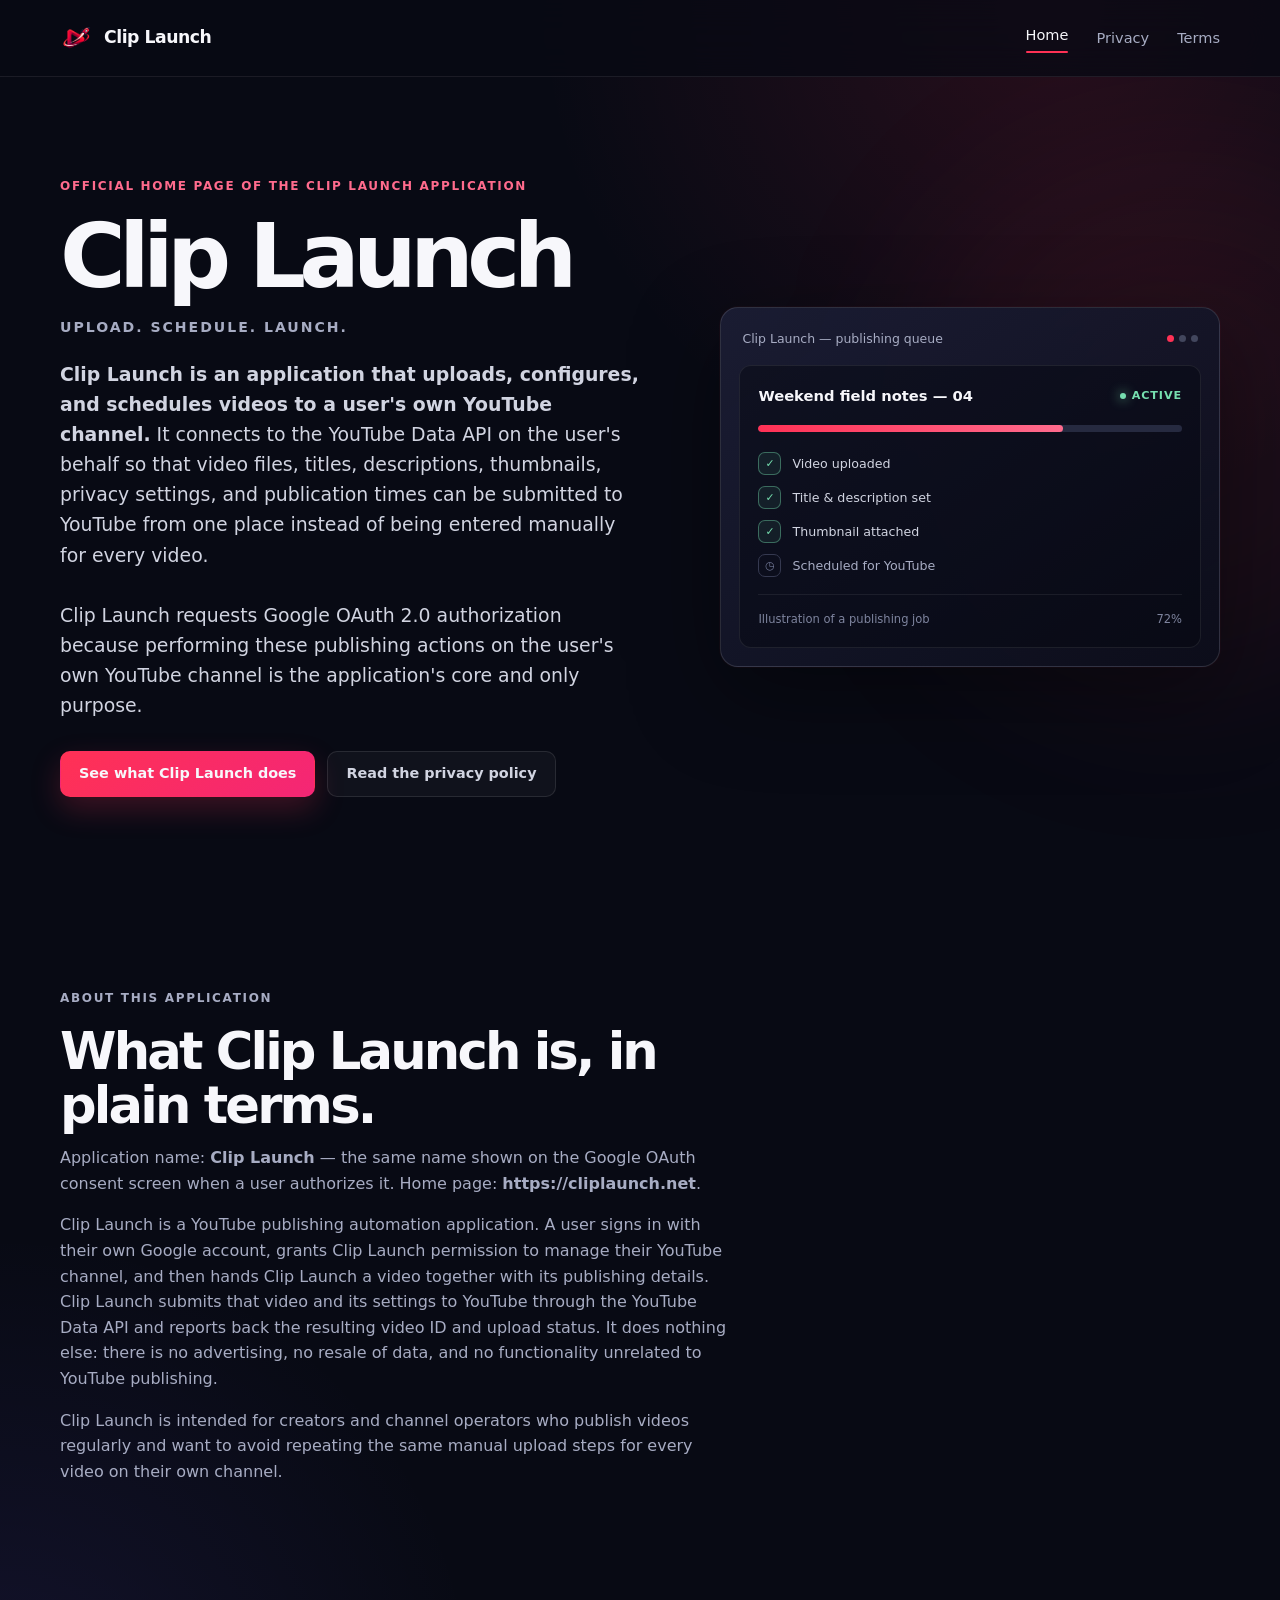
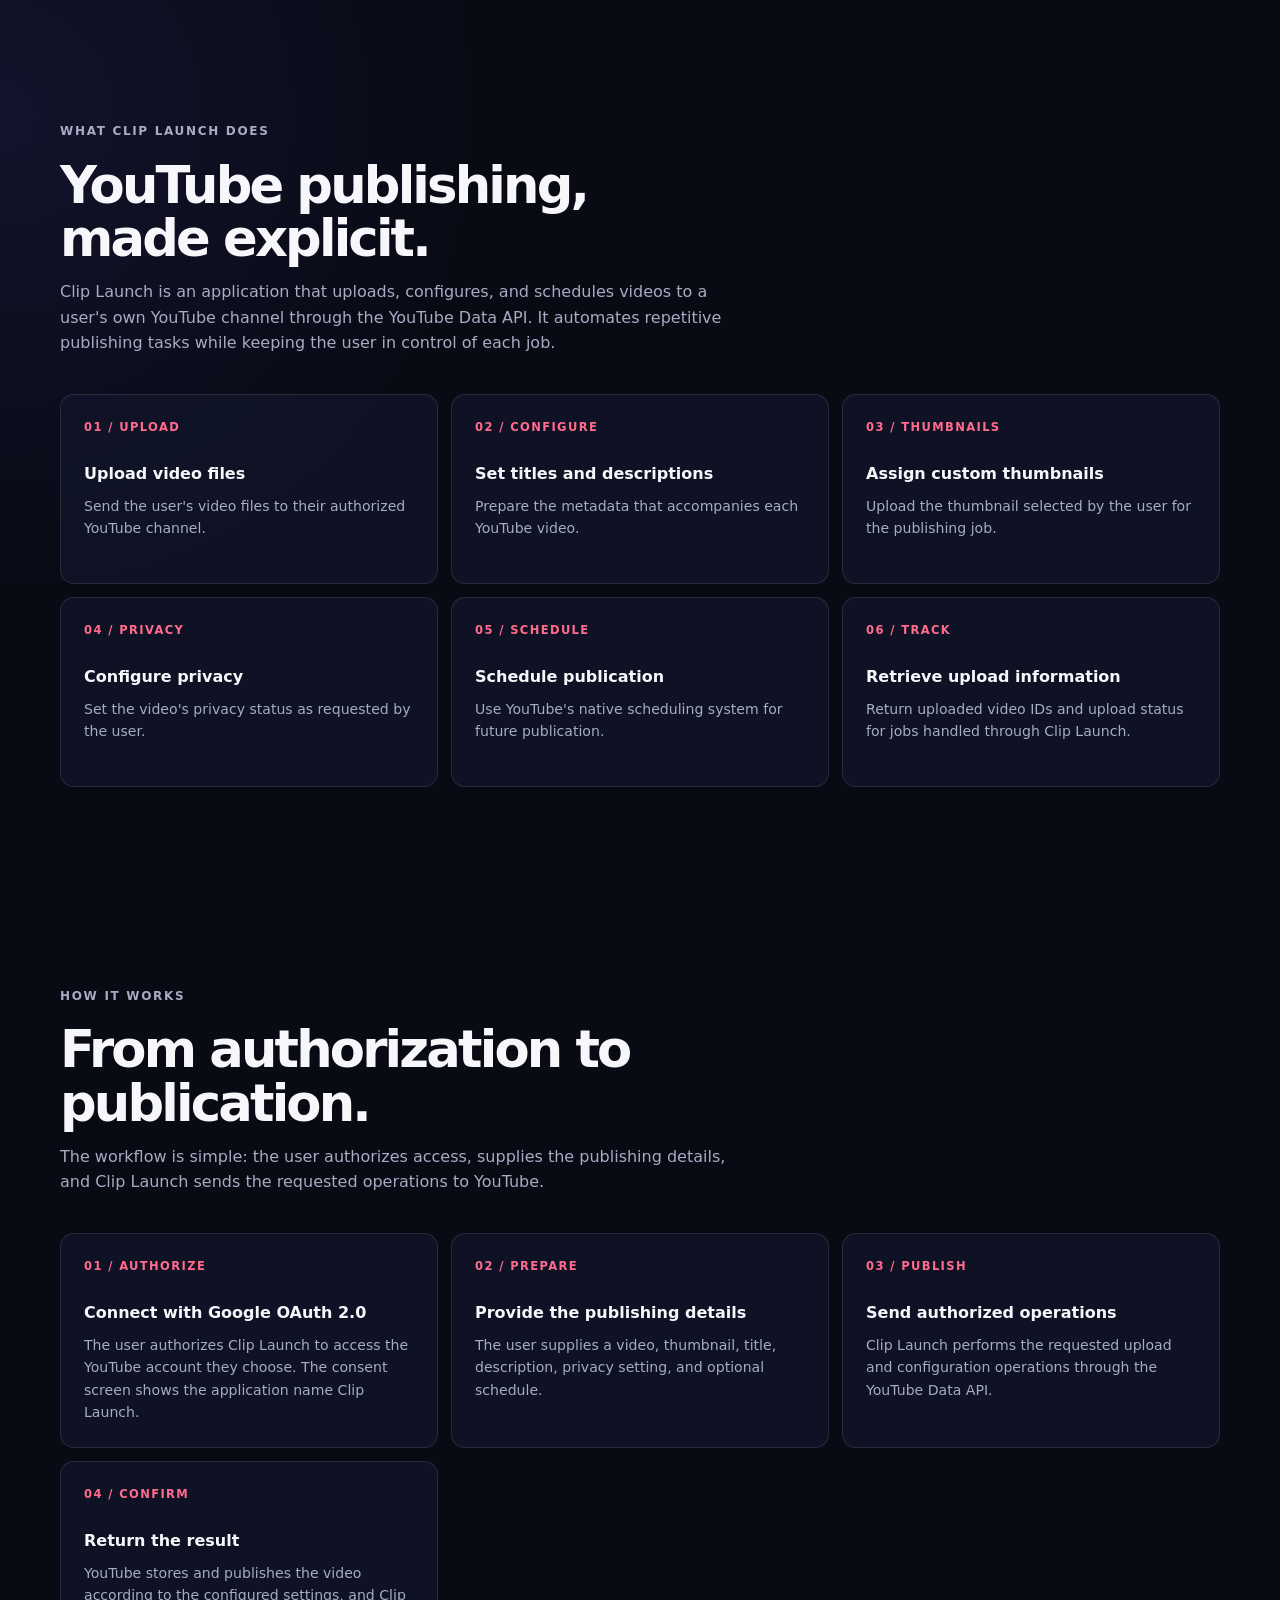
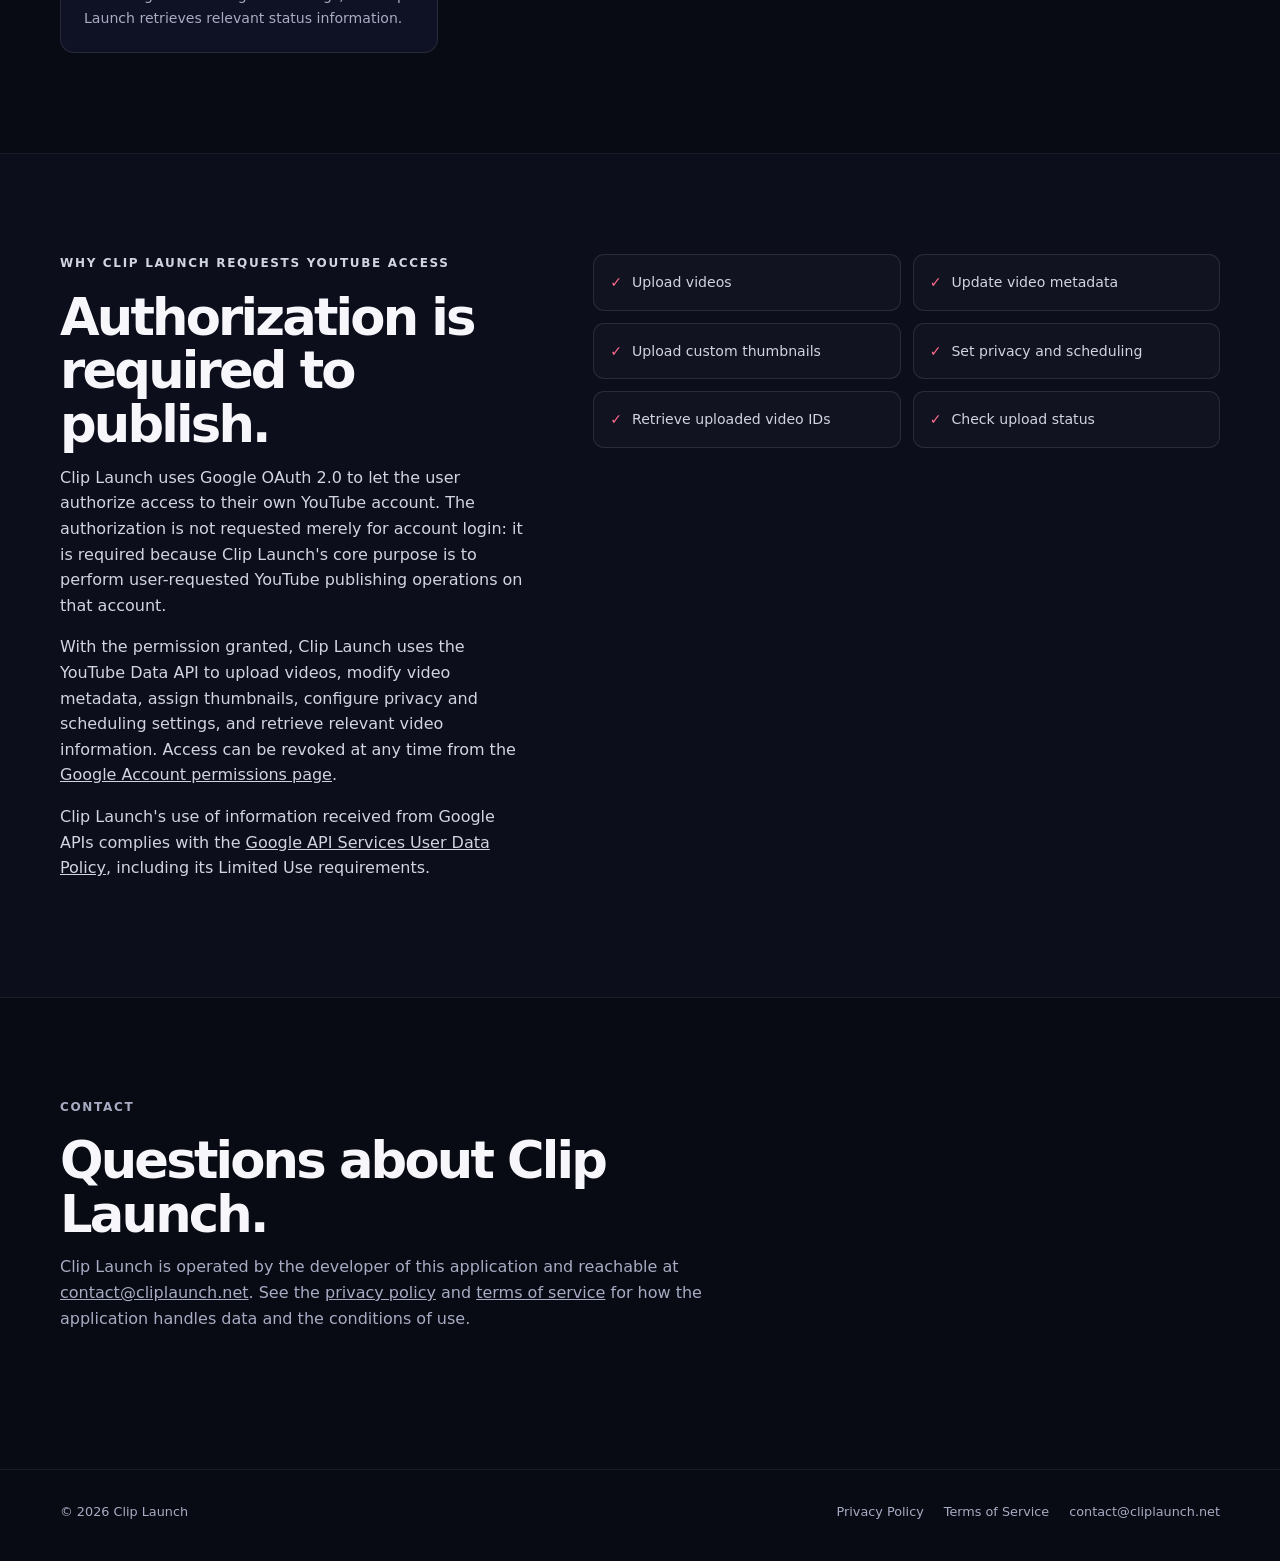
<file: index.html>
<!doctype html>
<html lang="en">
<head>
  <meta charset="utf-8">
  <meta name="viewport" content="width=device-width, initial-scale=1">
  <title>Clip Launch</title>
  <meta name="application-name" content="Clip Launch">
  <meta name="description" content="Clip Launch is an application that uploads, configures, and schedules videos to a user's own YouTube channel through the YouTube Data API, using Google OAuth 2.0 for authorization.">
  <meta name="theme-color" content="#080a14">
  <meta property="og:type" content="website">
  <meta property="og:site_name" content="Clip Launch">
  <meta property="og:title" content="Clip Launch">
  <meta property="og:description" content="Clip Launch is an application that uploads, configures, and schedules videos to a user's own YouTube channel through the YouTube Data API.">
  <meta property="og:url" content="https://cliplaunch.net/">
  <meta property="og:image" content="https://cliplaunch.net/assets/cliplaunch-logo.png">
  <meta name="twitter:card" content="summary">
  <meta name="twitter:title" content="Clip Launch">
  <meta name="twitter:description" content="Clip Launch is an application that uploads, configures, and schedules videos to a user's own YouTube channel through the YouTube Data API.">
  <link rel="canonical" href="https://cliplaunch.net/">
  <link rel="icon" href="/assets/cliplaunch-logo.png" type="image/png">
  <link rel="stylesheet" href="/assets/styles.css">
  <script type="application/ld+json">
  {
    "@context": "https://schema.org",
    "@type": "SoftwareApplication",
    "name": "Clip Launch",
    "url": "https://cliplaunch.net/",
    "applicationCategory": "MultimediaApplication",
    "operatingSystem": "Web",
    "description": "Clip Launch is an application that uploads, configures, and schedules videos to a user's own YouTube channel through the YouTube Data API, using Google OAuth 2.0 for authorization.",
    "privacyPolicy": "https://cliplaunch.net/privacy/",
    "termsOfService": "https://cliplaunch.net/terms/"
  }
  </script>
</head>
<body>
  <a class="skip-link" href="#main">Skip to content</a>
  <header class="site-header">
    <div class="container nav">
      <a class="brand" href="/" aria-label="Clip Launch home"><img src="/assets/cliplaunch-logo.png" alt=""><span>Clip Launch</span></a>
      <nav class="nav-links" aria-label="Main navigation">
        <a href="/" aria-current="page">Home</a>
        <a href="/privacy/">Privacy</a>
        <a href="/terms/">Terms</a>
      </nav>
    </div>
  </header>

  <main id="main">
    <section class="hero">
      <div class="container hero-grid">
        <div>
          <p class="eyebrow">Official home page of the Clip Launch application</p>
          <h1>Clip Launch</h1>
          <p class="hero-tagline">Upload. Schedule. Launch.</p>
          <p class="lede"><strong>Clip Launch is an application that uploads, configures, and schedules videos to a user's own YouTube channel.</strong> It connects to the YouTube Data API on the user's behalf so that video files, titles, descriptions, thumbnails, privacy settings, and publication times can be submitted to YouTube from one place instead of being entered manually for every video.</p>
          <p class="lede">Clip Launch requests Google OAuth 2.0 authorization because performing these publishing actions on the user's own YouTube channel is the application's core and only purpose.</p>
          <div class="hero-actions">
            <a class="button button-primary" href="#what-it-does">See what Clip Launch does</a>
            <a class="button button-secondary" href="/privacy/">Read the privacy policy</a>
          </div>
        </div>
        <div class="workflow-card" aria-label="Illustration of a Clip Launch publishing job">
          <div class="workflow-top"><span>Clip Launch — publishing queue</span><span class="window-dots"><i></i><i></i><i></i></span></div>
          <div class="job-panel">
            <div class="job-title"><span>Weekend field notes — 04</span><span class="live-pill">Active</span></div>
            <div class="progress-track"><div class="progress-bar"></div></div>
            <div class="steps">
              <div class="step is-done"><span class="step-icon">✓</span><span>Video uploaded</span></div>
              <div class="step is-done"><span class="step-icon">✓</span><span>Title &amp; description set</span></div>
              <div class="step is-done"><span class="step-icon">✓</span><span>Thumbnail attached</span></div>
              <div class="step"><span class="step-icon">◷</span><span>Scheduled for YouTube</span></div>
            </div>
            <div class="card-foot"><span>Illustration of a publishing job</span><span>72%</span></div>
          </div>
        </div>
      </div>
    </section>

    <section class="section" id="about">
      <div class="container">
        <div class="section-heading">
          <p class="kicker">About this application</p>
          <h2>What Clip Launch is, in plain terms.</h2>
          <p>Application name: <strong>Clip Launch</strong> — the same name shown on the Google OAuth consent screen when a user authorizes it. Home page: <strong>https://cliplaunch.net</strong>.</p>
          <p>Clip Launch is a YouTube publishing automation application. A user signs in with their own Google account, grants Clip Launch permission to manage their YouTube channel, and then hands Clip Launch a video together with its publishing details. Clip Launch submits that video and its settings to YouTube through the YouTube Data API and reports back the resulting video ID and upload status. It does nothing else: there is no advertising, no resale of data, and no functionality unrelated to YouTube publishing.</p>
          <p>Clip Launch is intended for creators and channel operators who publish videos regularly and want to avoid repeating the same manual upload steps for every video on their own channel.</p>
        </div>
      </div>
    </section>

    <section class="section" id="what-it-does">
      <div class="container">
        <div class="section-heading">
          <p class="kicker">What Clip Launch does</p>
          <h2>YouTube publishing, made explicit.</h2>
          <p>Clip Launch is an application that uploads, configures, and schedules videos to a user's own YouTube channel through the YouTube Data API. It automates repetitive publishing tasks while keeping the user in control of each job.</p>
        </div>
        <div class="feature-grid">
          <article class="feature-card"><div class="feature-number">01 / UPLOAD</div><h3>Upload video files</h3><p>Send the user's video files to their authorized YouTube channel.</p></article>
          <article class="feature-card"><div class="feature-number">02 / CONFIGURE</div><h3>Set titles and descriptions</h3><p>Prepare the metadata that accompanies each YouTube video.</p></article>
          <article class="feature-card"><div class="feature-number">03 / THUMBNAILS</div><h3>Assign custom thumbnails</h3><p>Upload the thumbnail selected by the user for the publishing job.</p></article>
          <article class="feature-card"><div class="feature-number">04 / PRIVACY</div><h3>Configure privacy</h3><p>Set the video's privacy status as requested by the user.</p></article>
          <article class="feature-card"><div class="feature-number">05 / SCHEDULE</div><h3>Schedule publication</h3><p>Use YouTube's native scheduling system for future publication.</p></article>
          <article class="feature-card"><div class="feature-number">06 / TRACK</div><h3>Retrieve upload information</h3><p>Return uploaded video IDs and upload status for jobs handled through Clip Launch.</p></article>
        </div>
      </div>
    </section>

    <section class="section" id="how-it-works">
      <div class="container">
        <div class="section-heading">
          <p class="kicker">How it works</p>
          <h2>From authorization to publication.</h2>
          <p>The workflow is simple: the user authorizes access, supplies the publishing details, and Clip Launch sends the requested operations to YouTube.</p>
        </div>
        <div class="feature-grid">
          <article class="feature-card"><div class="feature-number">01 / AUTHORIZE</div><h3>Connect with Google OAuth 2.0</h3><p>The user authorizes Clip Launch to access the YouTube account they choose. The consent screen shows the application name Clip Launch.</p></article>
          <article class="feature-card"><div class="feature-number">02 / PREPARE</div><h3>Provide the publishing details</h3><p>The user supplies a video, thumbnail, title, description, privacy setting, and optional schedule.</p></article>
          <article class="feature-card"><div class="feature-number">03 / PUBLISH</div><h3>Send authorized operations</h3><p>Clip Launch performs the requested upload and configuration operations through the YouTube Data API.</p></article>
          <article class="feature-card"><div class="feature-number">04 / CONFIRM</div><h3>Return the result</h3><p>YouTube stores and publishes the video according to the configured settings, and Clip Launch retrieves relevant status information.</p></article>
        </div>
      </div>
    </section>

    <section class="section section-tint" id="why-youtube">
      <div class="container api-grid">
        <div class="api-copy">
          <p class="kicker">Why Clip Launch requests YouTube access</p>
          <h2>Authorization is required to publish.</h2>
          <p>Clip Launch uses Google OAuth 2.0 to let the user authorize access to their own YouTube account. The authorization is not requested merely for account login: it is required because Clip Launch's core purpose is to perform user-requested YouTube publishing operations on that account.</p>
          <p>With the permission granted, Clip Launch uses the YouTube Data API to upload videos, modify video metadata, assign thumbnails, configure privacy and scheduling settings, and retrieve relevant video information. Access can be revoked at any time from the <a href="https://myaccount.google.com/permissions" target="_blank" rel="noopener">Google Account permissions page</a>.</p>
          <p>Clip Launch's use of information received from Google APIs complies with the <a href="https://developers.google.com/terms/api-services-user-data-policy" target="_blank" rel="noopener">Google API Services User Data Policy</a>, including its Limited Use requirements.</p>
        </div>
        <div class="api-list">
          <div class="list-item">Upload videos</div>
          <div class="list-item">Update video metadata</div>
          <div class="list-item">Upload custom thumbnails</div>
          <div class="list-item">Set privacy and scheduling</div>
          <div class="list-item">Retrieve uploaded video IDs</div>
          <div class="list-item">Check upload status</div>
        </div>
      </div>
    </section>

    <section class="section" id="contact">
      <div class="container">
        <div class="section-heading">
          <p class="kicker">Contact</p>
          <h2>Questions about Clip Launch.</h2>
          <p>Clip Launch is operated by the developer of this application and reachable at <a data-contact-email href="mailto:contact@cliplaunch.net">contact@cliplaunch.net</a>. See the <a href="/privacy/">privacy policy</a> and <a href="/terms/">terms of service</a> for how the application handles data and the conditions of use.</p>
        </div>
      </div>
    </section>

  </main>

  <footer class="site-footer">
    <div class="container footer-row"><p>© 2026 Clip Launch</p><div class="footer-links"><a href="/privacy/">Privacy Policy</a><a href="/terms/">Terms of Service</a><a data-contact-email href="mailto:contact@cliplaunch.net">contact@cliplaunch.net</a></div></div>
  </footer>
  <script src="/assets/site-config.js"></script>
</body>
</html>
</file>
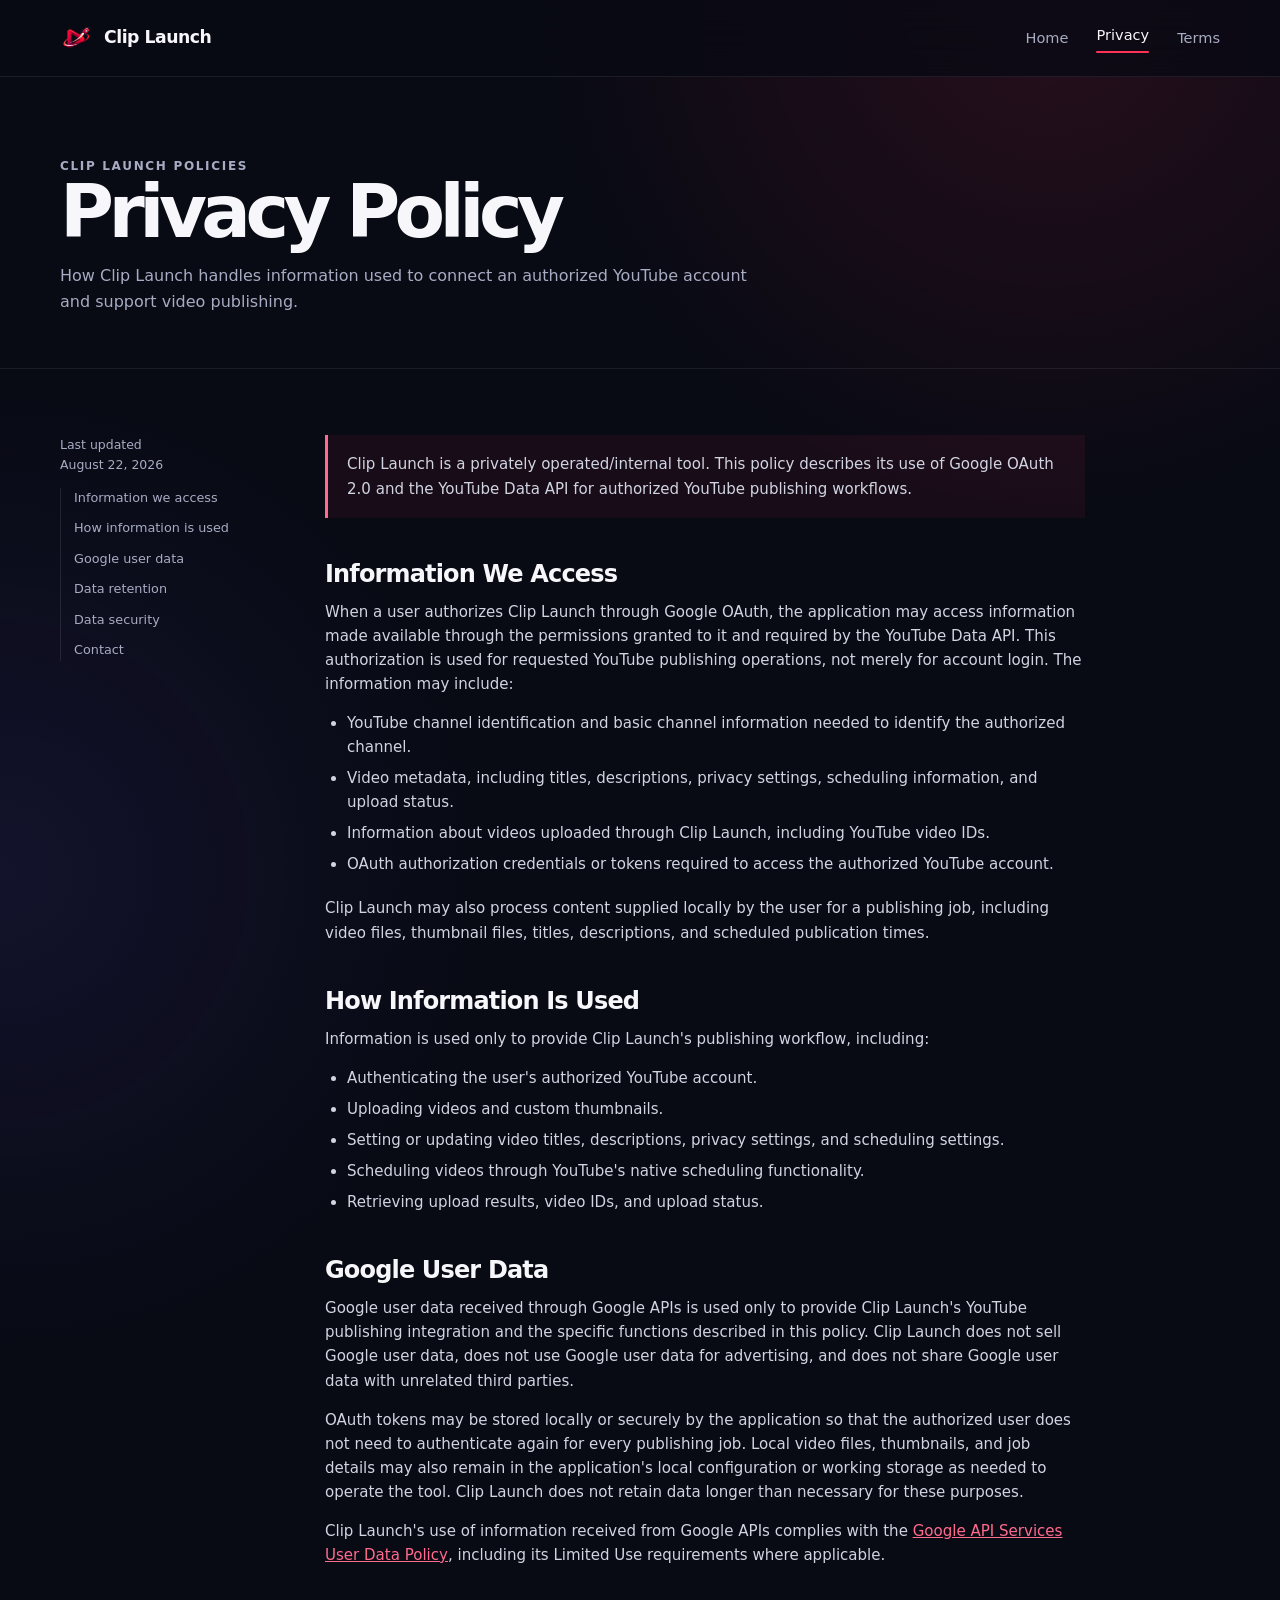
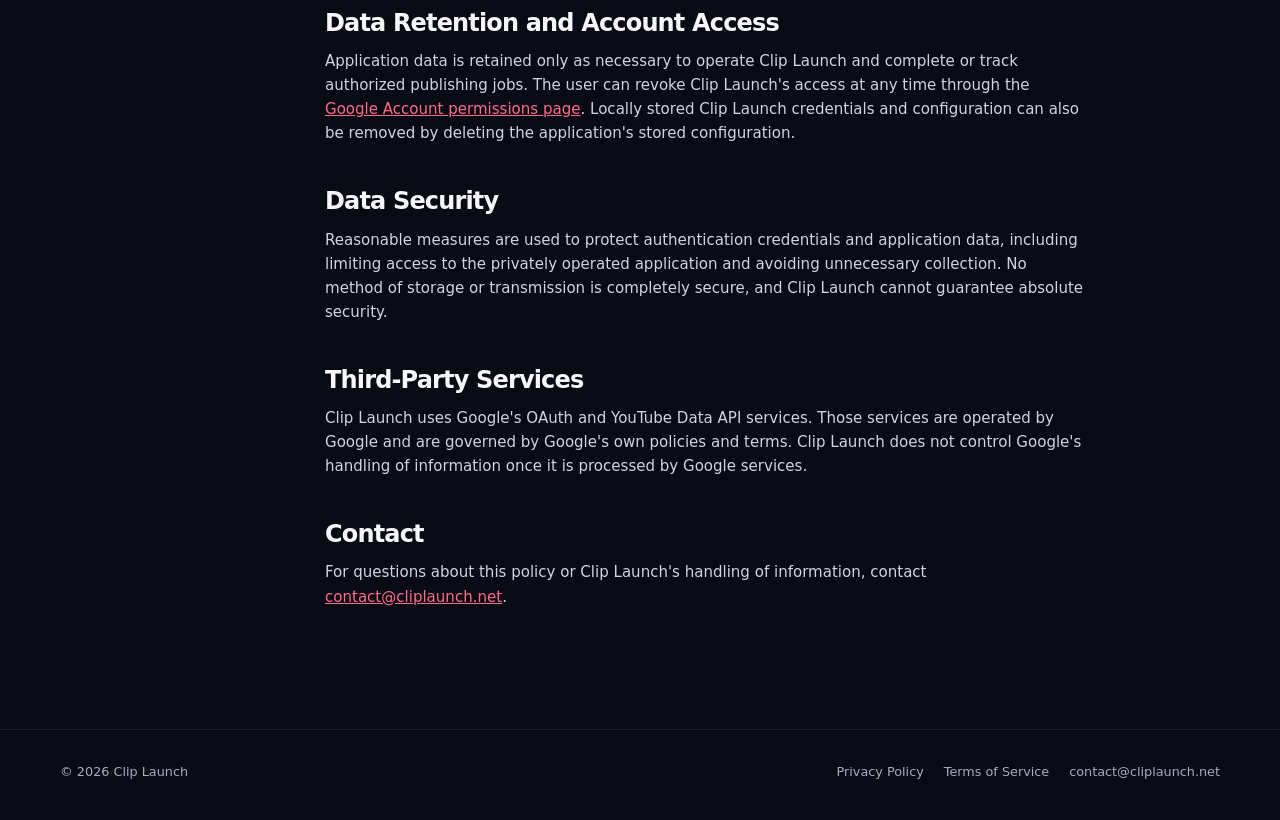
<file: privacy/index.html>
<!doctype html>
<html lang="en">
<head>
  <meta charset="utf-8">
  <meta name="viewport" content="width=device-width, initial-scale=1">
  <title>Privacy Policy — Clip Launch</title>
  <meta name="description" content="How Clip Launch handles information used for its YouTube publishing workflow and Google API integration.">
  <meta name="theme-color" content="#080a14">
  <meta property="og:type" content="website">
  <meta property="og:title" content="Privacy Policy — Clip Launch">
  <meta property="og:description" content="How Clip Launch handles information used for its YouTube publishing workflow and Google API integration.">
  <meta property="og:url" content="https://cliplaunch.net/privacy">
  <meta property="og:image" content="https://cliplaunch.net/assets/cliplaunch-logo.png">
  <link rel="icon" href="/assets/cliplaunch-logo.png" type="image/png">
  <link rel="stylesheet" href="/assets/styles.css">
</head>
<body>
  <a class="skip-link" href="#main">Skip to content</a>
  <header class="site-header"><div class="container nav"><a class="brand" href="/" aria-label="Clip Launch home"><img src="/assets/cliplaunch-logo.png" alt=""><span>Clip Launch</span></a><nav class="nav-links" aria-label="Main navigation"><a href="/">Home</a><a href="/privacy/" aria-current="page">Privacy</a><a href="/terms/">Terms</a></nav></div></header>
  <main id="main">
    <section class="page-hero"><div class="container"><p class="eyebrow">Clip Launch policies</p><h1>Privacy Policy</h1><p>How Clip Launch handles information used to connect an authorized YouTube account and support video publishing.</p></div></section>
    <div class="container legal-layout">
      <aside class="legal-aside"><p>Last updated<br>August 22, 2026</p><nav class="legal-nav" aria-label="Privacy policy sections"><a href="#access">Information we access</a><a href="#use">How information is used</a><a href="#google">Google user data</a><a href="#retention">Data retention</a><a href="#security">Data security</a><a href="#contact">Contact</a></nav></aside>
      <article class="legal-content">
        <p class="notice">Clip Launch is a privately operated/internal tool. This policy describes its use of Google OAuth 2.0 and the YouTube Data API for authorized YouTube publishing workflows.</p>
        <h2 id="access">Information We Access</h2>
        <p>When a user authorizes Clip Launch through Google OAuth, the application may access information made available through the permissions granted to it and required by the YouTube Data API. This authorization is used for requested YouTube publishing operations, not merely for account login. The information may include:</p>
        <ul><li>YouTube channel identification and basic channel information needed to identify the authorized channel.</li><li>Video metadata, including titles, descriptions, privacy settings, scheduling information, and upload status.</li><li>Information about videos uploaded through Clip Launch, including YouTube video IDs.</li><li>OAuth authorization credentials or tokens required to access the authorized YouTube account.</li></ul>
        <p>Clip Launch may also process content supplied locally by the user for a publishing job, including video files, thumbnail files, titles, descriptions, and scheduled publication times.</p>
        <h2 id="use">How Information Is Used</h2>
        <p>Information is used only to provide Clip Launch's publishing workflow, including:</p>
        <ul><li>Authenticating the user's authorized YouTube account.</li><li>Uploading videos and custom thumbnails.</li><li>Setting or updating video titles, descriptions, privacy settings, and scheduling settings.</li><li>Scheduling videos through YouTube's native scheduling functionality.</li><li>Retrieving upload results, video IDs, and upload status.</li></ul>
        <h2 id="google">Google User Data</h2>
        <p>Google user data received through Google APIs is used only to provide Clip Launch's YouTube publishing integration and the specific functions described in this policy. Clip Launch does not sell Google user data, does not use Google user data for advertising, and does not share Google user data with unrelated third parties.</p>
        <p>OAuth tokens may be stored locally or securely by the application so that the authorized user does not need to authenticate again for every publishing job. Local video files, thumbnails, and job details may also remain in the application's local configuration or working storage as needed to operate the tool. Clip Launch does not retain data longer than necessary for these purposes.</p>
        <p>Clip Launch's use of information received from Google APIs complies with the <a href="https://developers.google.com/terms/api-services-user-data-policy" target="_blank" rel="noopener">Google API Services User Data Policy</a>, including its Limited Use requirements where applicable.</p>
        <h2 id="retention">Data Retention and Account Access</h2>
        <p>Application data is retained only as necessary to operate Clip Launch and complete or track authorized publishing jobs. The user can revoke Clip Launch's access at any time through the <a href="https://myaccount.google.com/permissions" target="_blank" rel="noopener">Google Account permissions page</a>. Locally stored Clip Launch credentials and configuration can also be removed by deleting the application's stored configuration.</p>
        <h2 id="security">Data Security</h2>
        <p>Reasonable measures are used to protect authentication credentials and application data, including limiting access to the privately operated application and avoiding unnecessary collection. No method of storage or transmission is completely secure, and Clip Launch cannot guarantee absolute security.</p>
        <h2>Third-Party Services</h2>
        <p>Clip Launch uses Google's OAuth and YouTube Data API services. Those services are operated by Google and are governed by Google's own policies and terms. Clip Launch does not control Google's handling of information once it is processed by Google services.</p>
        <h2 id="contact">Contact</h2>
        <p>For questions about this policy or Clip Launch's handling of information, contact <a data-contact-email href="mailto:contact@cliplaunch.net">contact@cliplaunch.net</a>.</p>
      </article>
    </div>
  </main>
  <footer class="site-footer"><div class="container footer-row"><p>© 2026 Clip Launch</p><div class="footer-links"><a href="/privacy/">Privacy Policy</a><a href="/terms/">Terms of Service</a><a data-contact-email href="mailto:contact@cliplaunch.net">contact@cliplaunch.net</a></div></div></footer>
  <script src="/assets/site-config.js"></script>
</body>
</html>
</file>
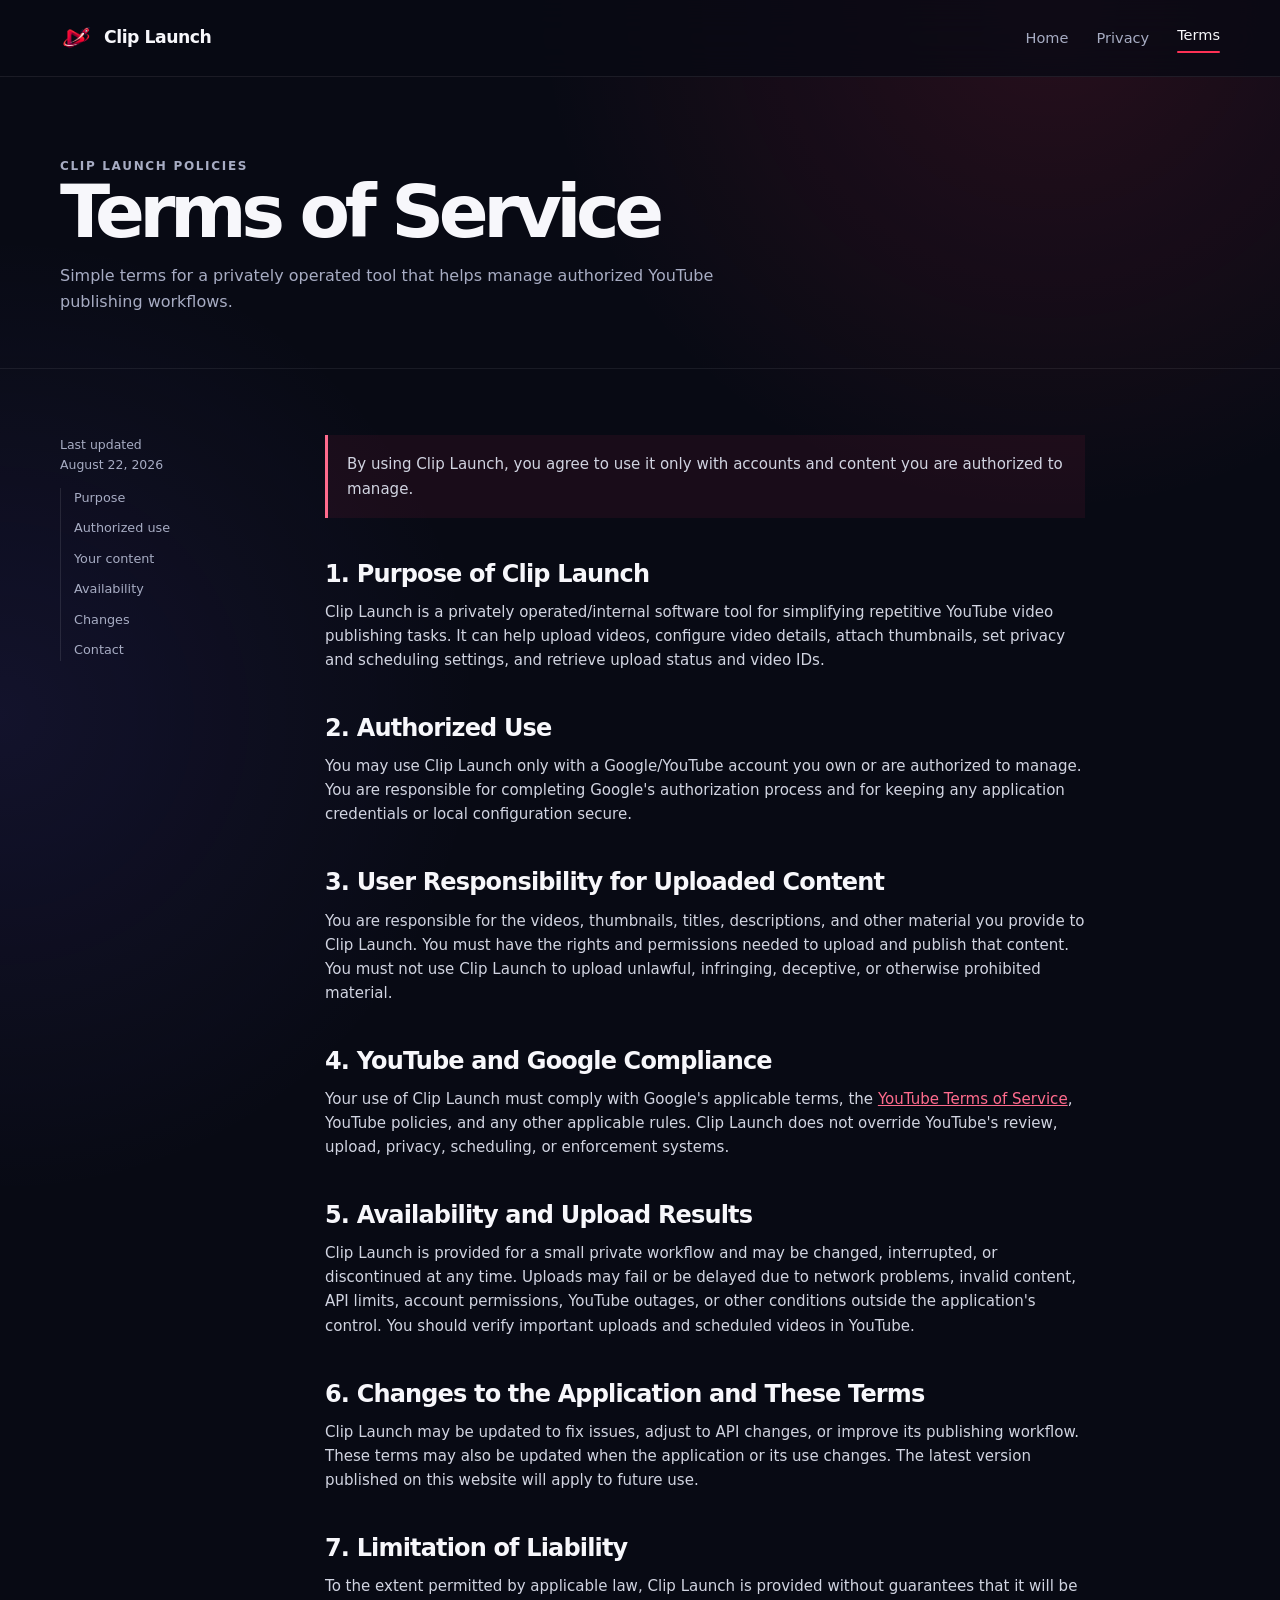
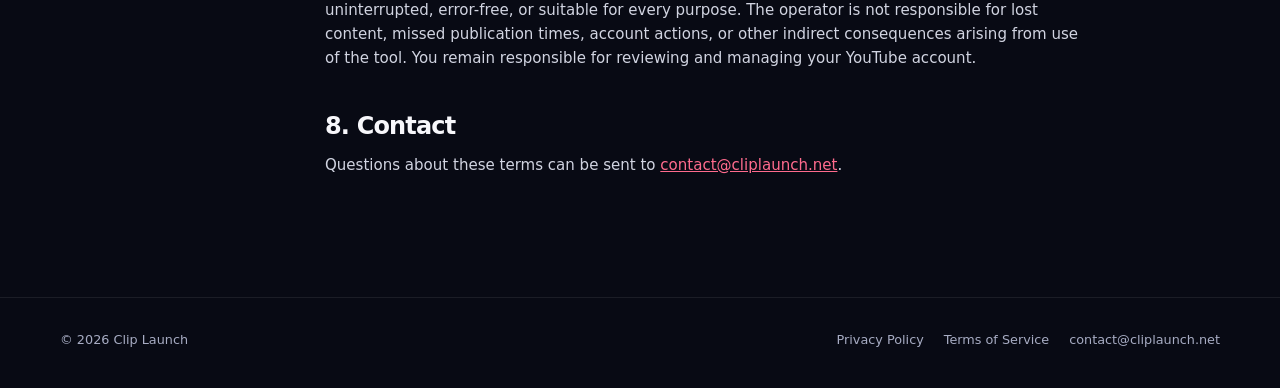
<file: terms/index.html>
<!doctype html>
<html lang="en">
<head>
  <meta charset="utf-8">
  <meta name="viewport" content="width=device-width, initial-scale=1">
  <title>Terms of Service — Clip Launch</title>
  <meta name="description" content="Terms for using the privately operated Clip Launch YouTube publishing tool.">
  <meta name="theme-color" content="#080a14">
  <meta property="og:type" content="website">
  <meta property="og:title" content="Terms of Service — Clip Launch">
  <meta property="og:description" content="Terms for using the privately operated Clip Launch YouTube publishing tool.">
  <meta property="og:url" content="https://cliplaunch.net/terms">
  <meta property="og:image" content="https://cliplaunch.net/assets/cliplaunch-logo.png">
  <link rel="icon" href="/assets/cliplaunch-logo.png" type="image/png">
  <link rel="stylesheet" href="/assets/styles.css">
</head>
<body>
  <a class="skip-link" href="#main">Skip to content</a>
  <header class="site-header"><div class="container nav"><a class="brand" href="/" aria-label="Clip Launch home"><img src="/assets/cliplaunch-logo.png" alt=""><span>Clip Launch</span></a><nav class="nav-links" aria-label="Main navigation"><a href="/">Home</a><a href="/privacy/">Privacy</a><a href="/terms/" aria-current="page">Terms</a></nav></div></header>
  <main id="main">
    <section class="page-hero"><div class="container"><p class="eyebrow">Clip Launch policies</p><h1>Terms of Service</h1><p>Simple terms for a privately operated tool that helps manage authorized YouTube publishing workflows.</p></div></section>
    <div class="container legal-layout">
      <aside class="legal-aside"><p>Last updated<br>August 22, 2026</p><nav class="legal-nav" aria-label="Terms sections"><a href="#purpose">Purpose</a><a href="#authorized">Authorized use</a><a href="#content">Your content</a><a href="#availability">Availability</a><a href="#changes">Changes</a><a href="#contact">Contact</a></nav></aside>
      <article class="legal-content">
        <p class="notice">By using Clip Launch, you agree to use it only with accounts and content you are authorized to manage.</p>
        <h2 id="purpose">1. Purpose of Clip Launch</h2>
        <p>Clip Launch is a privately operated/internal software tool for simplifying repetitive YouTube video publishing tasks. It can help upload videos, configure video details, attach thumbnails, set privacy and scheduling settings, and retrieve upload status and video IDs.</p>
        <h2 id="authorized">2. Authorized Use</h2>
        <p>You may use Clip Launch only with a Google/YouTube account you own or are authorized to manage. You are responsible for completing Google's authorization process and for keeping any application credentials or local configuration secure.</p>
        <h2 id="content">3. User Responsibility for Uploaded Content</h2>
        <p>You are responsible for the videos, thumbnails, titles, descriptions, and other material you provide to Clip Launch. You must have the rights and permissions needed to upload and publish that content. You must not use Clip Launch to upload unlawful, infringing, deceptive, or otherwise prohibited material.</p>
        <h2>4. YouTube and Google Compliance</h2>
        <p>Your use of Clip Launch must comply with Google's applicable terms, the <a href="https://www.youtube.com/t/terms" target="_blank" rel="noopener">YouTube Terms of Service</a>, YouTube policies, and any other applicable rules. Clip Launch does not override YouTube's review, upload, privacy, scheduling, or enforcement systems.</p>
        <h2 id="availability">5. Availability and Upload Results</h2>
        <p>Clip Launch is provided for a small private workflow and may be changed, interrupted, or discontinued at any time. Uploads may fail or be delayed due to network problems, invalid content, API limits, account permissions, YouTube outages, or other conditions outside the application's control. You should verify important uploads and scheduled videos in YouTube.</p>
        <h2 id="changes">6. Changes to the Application and These Terms</h2>
        <p>Clip Launch may be updated to fix issues, adjust to API changes, or improve its publishing workflow. These terms may also be updated when the application or its use changes. The latest version published on this website will apply to future use.</p>
        <h2>7. Limitation of Liability</h2>
        <p>To the extent permitted by applicable law, Clip Launch is provided without guarantees that it will be uninterrupted, error-free, or suitable for every purpose. The operator is not responsible for lost content, missed publication times, account actions, or other indirect consequences arising from use of the tool. You remain responsible for reviewing and managing your YouTube account.</p>
        <h2 id="contact">8. Contact</h2>
        <p>Questions about these terms can be sent to <a data-contact-email href="mailto:contact@cliplaunch.net">contact@cliplaunch.net</a>.</p>
      </article>
    </div>
  </main>
  <footer class="site-footer"><div class="container footer-row"><p>© 2026 Clip Launch</p><div class="footer-links"><a href="/privacy/">Privacy Policy</a><a href="/terms/">Terms of Service</a><a data-contact-email href="mailto:contact@cliplaunch.net">contact@cliplaunch.net</a></div></div></footer>
  <script src="/assets/site-config.js"></script>
</body>
</html>
</file>
<file: assets/styles.css>
:root {
  --bg: #080a14;
  --bg-soft: #0d1020;
  --panel: rgba(20, 23, 41, 0.82);
  --panel-solid: #13172b;
  --line: rgba(255, 255, 255, 0.1);
  --text: #f7f7fb;
  --muted: #a7acc3;
  --muted-strong: #d1d4e1;
  --red: #ff3155;
  --pink: #ff6b8d;
  --purple: #9f83ff;
  --green: #76dfaf;
  --max: 1160px;
  color-scheme: dark;
  font-family: Inter, ui-sans-serif, system-ui, -apple-system, BlinkMacSystemFont, "Segoe UI", sans-serif;
  background: var(--bg);
  color: var(--text);
}

* { box-sizing: border-box; }
html { scroll-behavior: smooth; }
body {
  margin: 0;
  min-width: 320px;
  background:
    radial-gradient(circle at 82% 0%, rgba(255, 49, 85, 0.13), transparent 32rem),
    radial-gradient(circle at 0% 36%, rgba(117, 95, 255, 0.1), transparent 30rem),
    var(--bg);
  color: var(--text);
  line-height: 1.6;
}

body::before {
  content: "";
  position: fixed;
  inset: 0;
  z-index: -1;
  pointer-events: none;
  opacity: 0.12;
  background-image: linear-gradient(rgba(255,255,255,.05) 1px, transparent 1px), linear-gradient(90deg, rgba(255,255,255,.05) 1px, transparent 1px);
  background-size: 72px 72px;
  mask-image: linear-gradient(to bottom, black, transparent 70%);
}

a { color: inherit; }
.container { width: min(calc(100% - 40px), var(--max)); margin: 0 auto; }
.skip-link { position: absolute; left: -9999px; }
.skip-link:focus { left: 16px; top: 16px; z-index: 20; padding: 8px 12px; background: var(--text); color: var(--bg); border-radius: 8px; }

.site-header { position: sticky; top: 0; z-index: 10; border-bottom: 1px solid rgba(255,255,255,.08); background: rgba(8,10,20,.78); backdrop-filter: blur(18px); }
.nav { min-height: 76px; display: flex; align-items: center; justify-content: space-between; gap: 24px; }
.brand { display: inline-flex; align-items: center; gap: 11px; text-decoration: none; font-weight: 720; letter-spacing: -.03em; }
.brand img { width: 33px; height: 33px; object-fit: contain; }
.brand span { font-size: 1.08rem; }
.nav-links { display: flex; align-items: center; gap: 28px; color: var(--muted); font-size: .91rem; }
.nav-links a { text-decoration: none; transition: color .2s ease; }
.nav-links a:hover, .nav-links a[aria-current="page"] { color: var(--text); }
.nav-links a[aria-current="page"]::after { content: ""; display: block; height: 2px; margin-top: 4px; border-radius: 9px; background: var(--red); }

.hero { position: relative; padding: 100px 0 92px; overflow: hidden; }
.hero::after { content: ""; position: absolute; width: 520px; height: 520px; right: -160px; top: 90px; border-radius: 50%; background: rgba(255,49,85,.08); filter: blur(90px); pointer-events: none; }
.hero-grid { display: grid; grid-template-columns: minmax(0, 1.08fr) minmax(360px, .92fr); align-items: center; gap: 74px; }
.eyebrow, .kicker { margin: 0 0 17px; color: var(--pink); font-size: .75rem; font-weight: 760; letter-spacing: .14em; text-transform: uppercase; }
.hero-tagline { margin: -7px 0 20px; color: var(--muted); font-size: .88rem; font-weight: 760; letter-spacing: .14em; text-transform: uppercase; }
h1, h2, h3, p { margin-top: 0; }
h1 { max-width: 690px; margin-bottom: 22px; font-size: clamp(3.4rem, 7vw, 5.9rem); line-height: .98; letter-spacing: -.075em; }
h1 span { color: var(--pink); }
.lede { max-width: 590px; margin-bottom: 30px; color: var(--muted-strong); font-size: clamp(1.04rem, 1.8vw, 1.18rem); }
.hero-actions { display: flex; flex-wrap: wrap; gap: 12px; }
.button { display: inline-flex; align-items: center; justify-content: center; min-height: 46px; padding: 0 18px; border: 1px solid transparent; border-radius: 10px; font-size: .9rem; font-weight: 700; text-decoration: none; transition: transform .2s ease, border-color .2s ease, background .2s ease; }
.button:hover { transform: translateY(-2px); }
.button-primary { background: linear-gradient(135deg, var(--red), #f42675); box-shadow: 0 12px 30px rgba(255,49,85,.22); }
.button-secondary { border-color: var(--line); background: rgba(255,255,255,.035); color: var(--muted-strong); }
.button-secondary:hover { border-color: rgba(255,255,255,.22); background: rgba(255,255,255,.08); }

.workflow-card { position: relative; z-index: 1; padding: 18px; border: 1px solid rgba(255,255,255,.12); border-radius: 18px; background: linear-gradient(145deg, rgba(27,29,52,.96), rgba(12,14,27,.92)); box-shadow: 0 28px 90px rgba(0,0,0,.38), 0 0 0 1px rgba(255,49,85,.04); }
.workflow-top { display: flex; align-items: center; justify-content: space-between; padding: 3px 3px 16px; color: var(--muted); font-size: .78rem; }
.window-dots { display: flex; gap: 5px; }
.window-dots i { width: 7px; height: 7px; border-radius: 50%; background: #42465d; }
.window-dots i:first-child { background: var(--red); }
.job-panel { padding: 18px; border: 1px solid rgba(255,255,255,.08); border-radius: 12px; background: rgba(5,7,16,.46); }
.job-title { display: flex; justify-content: space-between; gap: 12px; margin-bottom: 18px; font-size: .92rem; font-weight: 700; }
.live-pill { display: inline-flex; align-items: center; gap: 6px; color: var(--green); font-size: .7rem; font-weight: 750; text-transform: uppercase; letter-spacing: .08em; }
.live-pill::before { content: ""; width: 6px; height: 6px; border-radius: 50%; background: var(--green); box-shadow: 0 0 12px var(--green); }
.progress-track { height: 7px; margin-bottom: 20px; border-radius: 10px; background: #262a40; overflow: hidden; }
.progress-bar { width: 72%; height: 100%; border-radius: inherit; background: linear-gradient(90deg, var(--red), var(--pink)); }
.steps { display: grid; gap: 11px; }
.step { display: flex; align-items: center; gap: 11px; color: var(--muted); font-size: .79rem; }
.step.is-done { color: var(--muted-strong); }
.step-icon { display: grid; place-items: center; width: 23px; height: 23px; border: 1px solid #353950; border-radius: 7px; color: #777e9d; font-size: .68rem; }
.step.is-done .step-icon { border-color: rgba(118,223,175,.4); color: var(--green); background: rgba(118,223,175,.08); }
.card-foot { display: flex; justify-content: space-between; gap: 12px; margin-top: 17px; padding-top: 15px; border-top: 1px solid rgba(255,255,255,.07); color: #7e849e; font-size: .72rem; }

.section { padding: 100px 0; }
.section-tint { border-top: 1px solid rgba(255,255,255,.06); border-bottom: 1px solid rgba(255,255,255,.06); background: rgba(16,18,34,.52); }
.section-heading { max-width: 670px; margin-bottom: 38px; }
h2 { margin-bottom: 13px; font-size: clamp(2rem, 4vw, 3.25rem); line-height: 1.05; letter-spacing: -.055em; }
.section-heading p { color: var(--muted); }
.feature-grid { display: grid; grid-template-columns: repeat(3, 1fr); gap: 13px; }
.feature-card { min-height: 190px; padding: 23px; border: 1px solid var(--line); border-radius: 14px; background: rgba(19,23,43,.72); }
.feature-number { margin-bottom: 25px; color: var(--pink); font-size: .72rem; font-weight: 760; letter-spacing: .12em; }
.feature-card h3 { margin-bottom: 8px; font-size: 1rem; }
.feature-card p { margin-bottom: 0; color: var(--muted); font-size: .88rem; }
.api-grid { display: grid; grid-template-columns: .85fr 1.15fr; gap: 70px; align-items: start; }
.api-copy p { color: var(--muted-strong); }
.api-list { display: grid; grid-template-columns: 1fr 1fr; gap: 12px; }
.list-item { display: flex; gap: 10px; padding: 16px; border: 1px solid var(--line); border-radius: 11px; color: var(--muted-strong); font-size: .88rem; background: rgba(255,255,255,.025); }
.list-item::before { content: "✓"; color: var(--pink); font-weight: 800; }
.trust-bar { display: flex; flex-wrap: wrap; align-items: center; justify-content: space-between; gap: 20px; padding: 23px 27px; border: 1px solid rgba(255,255,255,.1); border-radius: 15px; background: linear-gradient(90deg, rgba(255,49,85,.1), rgba(159,131,255,.08)); }
.trust-bar p { margin: 0; max-width: 730px; color: var(--muted-strong); font-size: .9rem; }
.trust-label { color: var(--text); font-size: .78rem; font-weight: 750; letter-spacing: .1em; text-transform: uppercase; }

.page-hero { padding: 80px 0 54px; border-bottom: 1px solid rgba(255,255,255,.07); }
.page-hero h1 { max-width: 760px; margin-bottom: 15px; font-size: clamp(2.8rem, 6vw, 4.6rem); }
.page-hero p { max-width: 690px; margin-bottom: 0; color: var(--muted); }
.legal-layout { display: grid; grid-template-columns: 190px minmax(0, 760px); gap: 75px; padding: 66px 0 105px; }
.legal-aside { position: sticky; top: 110px; align-self: start; }
.legal-aside p { color: var(--muted); font-size: .78rem; }
.legal-nav { display: grid; gap: 10px; padding-left: 13px; border-left: 1px solid var(--line); }
.legal-nav a { color: var(--muted); font-size: .8rem; text-decoration: none; }
.legal-nav a:hover { color: var(--pink); }
.legal-content h2 { margin: 44px 0 13px; font-size: 1.5rem; letter-spacing: -.035em; }
.legal-content h2:first-child { margin-top: 0; }
.legal-content h3 { margin: 27px 0 8px; font-size: 1rem; }
.legal-content p, .legal-content li { color: var(--muted-strong); font-size: .94rem; }
.legal-content ul { margin: 0 0 20px; padding-left: 22px; }
.legal-content li { margin: 7px 0; }
.legal-content a { color: var(--pink); }
.notice { margin: 0 0 35px; padding: 17px 19px; border-left: 3px solid var(--pink); background: rgba(255,49,85,.07); color: var(--muted-strong); font-size: .88rem; }

.site-footer { padding: 32px 0 38px; border-top: 1px solid rgba(255,255,255,.08); }
.footer-row { display: flex; align-items: center; justify-content: space-between; gap: 22px; }
.footer-row p, .footer-links { margin: 0; color: var(--muted); font-size: .8rem; }
.footer-links { display: flex; flex-wrap: wrap; gap: 20px; }
.footer-links a { text-decoration: none; }
.footer-links a:hover { color: var(--text); }

@media (max-width: 820px) {
  .hero-grid, .api-grid { grid-template-columns: 1fr; gap: 44px; }
  .hero { padding-top: 70px; }
  .feature-grid { grid-template-columns: 1fr 1fr; }
  .legal-layout { grid-template-columns: 1fr; gap: 34px; }
  .legal-aside { position: static; }
  .legal-nav { display: flex; flex-wrap: wrap; gap: 12px 20px; padding: 0; border: 0; }
}

@media (max-width: 560px) {
  .container { width: min(calc(100% - 30px), var(--max)); }
  .nav { min-height: 68px; }
  .nav-links { gap: 13px; font-size: .78rem; }
  .nav-links a[aria-current="page"]::after { margin-top: 2px; }
  h1 { font-size: clamp(3rem, 17vw, 4.2rem); }
  .hero { padding: 58px 0 70px; }
  .section { padding: 70px 0; }
  .feature-grid, .api-list { grid-template-columns: 1fr; }
  .workflow-card { padding: 12px; }
  .job-panel { padding: 14px; }
  .footer-row { align-items: flex-start; flex-direction: column; }
}
</file>
